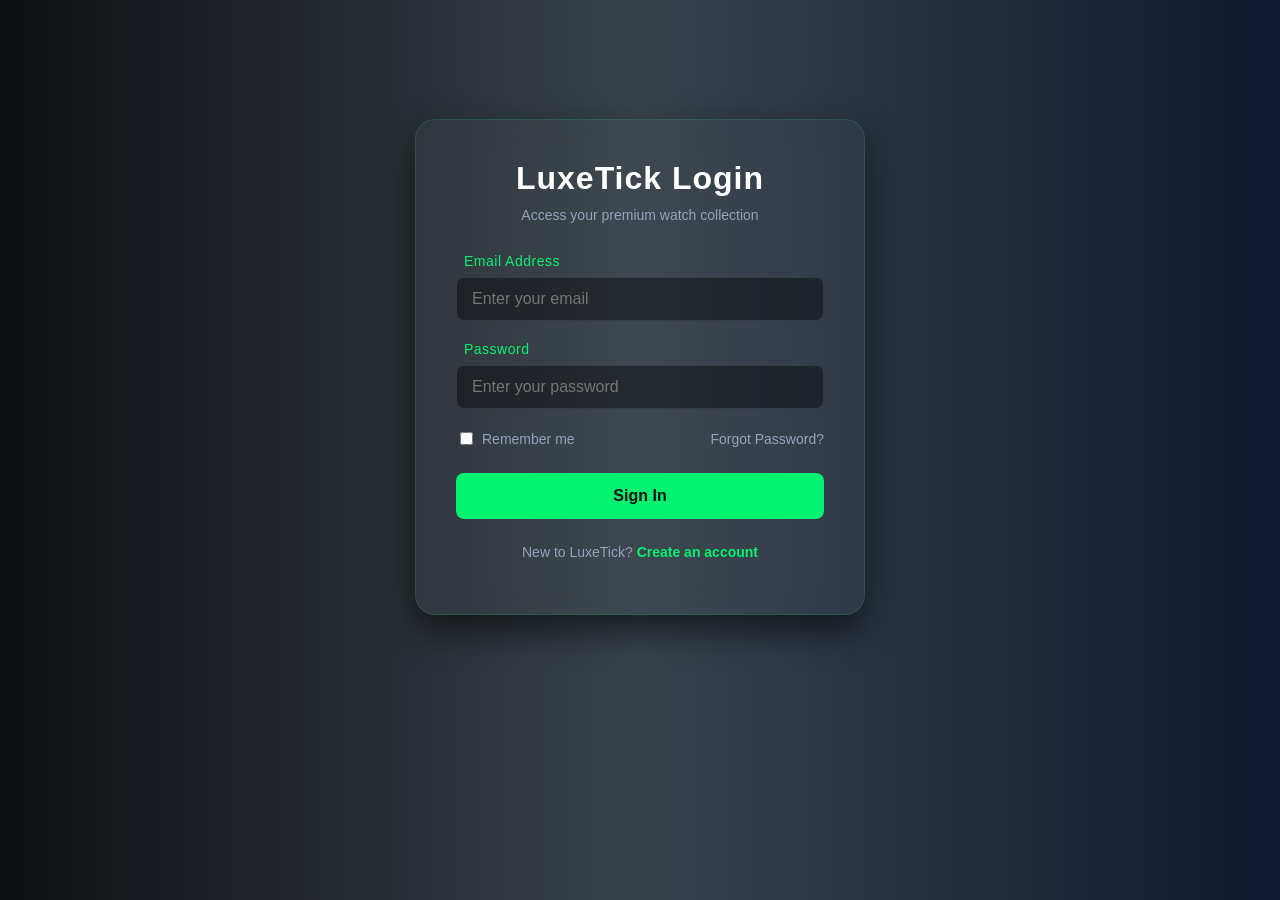
<file: login.html>
<html>
    <head>
        <link rel="stylesheet" href="style.css">
    </head>
    <body>
        <div class="login-container">
    <form class="login-form">
        <h2>LuxeTick Login</h2>
        <p class="subtitle">Access your premium watch collection</p>
        
        <div class="input-group">
            <label for="email"><i class="fa fa-envelope"></i> Email Address</label>
            <input type="email" id="email" placeholder="Enter your email" required>
        </div>
        
        <div class="input-group">
            <label for="password"><i class="fa fa-lock"></i> Password</label>
            <input type="password" id="password" placeholder="Enter your password" required>
        </div>
        
        <div class="form-actions">
            <label class="remember-me">
                <input type="checkbox"> Remember me
            </label>
            <a href="#" class="forgot-pass">Forgot Password?</a>
        </div>
        
        <button type="submit" class="login-btn">Sign In</button>
        
        <p class="register-link">New to LuxeTick? <a href="#">Create an account</a></p>
    </form>
</div>

<script src="script.js"></script>
    </body>
</html>
</file>
<file: style.css>
body {
    background-color: rgb(61, 161, 232); 
    background: linear-gradient(90deg, #0e0f12, #39424b, #0e192f);
    font-family: Arial, Helvetica, sans-serif;
    margin: 0;
    padding: 0;
    overflow-x: hidden; 
}

.hero-section {
    position: relative;
    height: 90vh; /* Keeps the hero section at 90% of the viewport height */
    width: 100%;
    overflow: hidden; /* Prevents unwanted horizontal or vertical scrolling */
}

.navbar {
    position: absolute;
    top: 0;
    left: 0;
    width: 100%;
    display: flex;
    justify-content: space-between;
    align-items: center;
    padding: 20px 50px;
    box-sizing: border-box;
    z-index: 10; 
}

.navbar .logo {
    color: #05f270;
    cursor: pointer;
    margin: 0;
    font-size: 32px;
    transition: color 0.3s;
}

.navbar .logo:hover {
    color: aqua;
}

.navbar .nav-links {
    display: flex;
    gap: 30px;
    list-style: none;
    margin: 0;
    padding: 0;
}

.navbar .nav-links li {
    font-size: 18px;
    display: flex;
    align-items: center;
    gap: 8px; 
    color: white;
}

.navbar .nav-links a {
    text-decoration: none;
    color: white;
    transition: color 0.3s;
}

.navbar .nav-links a:hover {
    color: #05f270;
}

/* --- RESPONSIVE SLIDER FIXES --- */

.slider-container {
    width: 100%;
    height: 100%; /* Changed from 111% to match the parent container perfectly */
    overflow: hidden;
    position: relative;
}

.slider {
    display: flex;
    width: 100%;
    height: 100%; /* Changed from 90% to match container */
    transition: transform 0.5s ease-in-out;
}

.slide {
    width: 100%;
    height: 100%; /* Changed from 111% to match the slider track */
    object-fit: cover; /* Keeps images perfectly cropped without distortion */
    flex-shrink: 0;
}

.buttons {
    position: absolute;
    top: 50%;
    width: 100%;
    display: flex;
    justify-content: space-between;
    transform: translateY(-50%);
    box-sizing: border-box;
    padding: 0 20px;
    z-index: 5;
}

.buttons button {
    background: rgba(0, 0, 0, 0.5);
    color: white;
    border: none;
    padding: 15px 20px;
    font-size: 25px;
    cursor: pointer;
    transition: 0.3s;
}

.buttons button:hover {
    background: rgba(0, 0, 0, 0.8);
}

/* --- RESPONSIVE HERO CONTENT FIXES --- */

.hero-content {
    position: absolute;
    top: 50%; 
    left: 10%; /* Positions the content box near the left edge instead of the center */
    transform: translateY(-50%); /* Only centers vertically now, not horizontally */
    text-align: left; /* Aligns the text to the left */
    color: white;
    width: 40%; /* Restricts the width so text wraps nicely and stays on the left side */
    z-index: 4;
    pointer-events: none; 
}

.hero-content h2 {
    font-size: clamp(28px, 5vw, 50px); /* Keeps text responsive */
    margin: 0;
    background: white;
    -webkit-background-clip: text;
    -webkit-text-fill-color: transparent;
}

/* --- MOBILE ADJUSTMENT --- */
@media (max-width: 768px) {
    .hero-content {
        left: 5%; /* Brings text slightly closer to the edge on mobile */
        width: 80%; /* Gives the text more room to breathe on small screens */
    }
}

/* --- MEDIA QUERY FOR MOBILE DEVICES (Screens under 768px) --- */
@media (max-width: 768px) {
    .navbar {
        padding: 15px 20px; /* Reduces spacing on small screens */
    }

    .navbar .logo {
        font-size: 24px; /* Shrinks logo */
    }

    /* Optional: Hides regular nav links on mobile if you plan to build a hamburger menu */
    .navbar .nav-links {
        display: none; 
    }

    .buttons button {
        padding: 10px 15px; /* Makes navigation arrows smaller */
        font-size: 18px;
    }
}
.cards {
    display: flex;
    justify-content: center;
    gap: 70px;
    flex-wrap: wrap;
    margin: 50px auto;
    max-width: 1200px;
    width: 90%;
    border-radius: 20px;
    box-shadow: 5px 5px 5px 2px rgb(35, 62, 50);
    background-color: rgba(255, 255, 255, 0.05);
    padding: 30px;
    box-sizing: border-box; 
}

.card {
    position: relative;
    text-align: center;
    width: 220px; 
    box-sizing: border-box;
}

.card img {
    width: 180px;
    height: 180px;
    object-fit: contain;
    cursor: pointer;
    transition: transform 0.2s;
}

.card img:hover {
    transform: scale(1.1);
}

.card h2 {
    margin-top: 10px;
    color: white;
}

.card p {
    color: #1ce37f;
}

.heart-container {
    position: absolute;
    top: 15px;
    right: 15px;
    z-index: 2;
}

.card-heart {
    font-size: 20px;
    cursor: pointer;
    transition: transform 0.2s ease, color 0.2s ease;
}

.card-heart:hover {
    transform: scale(1.2);
}

@media screen and (max-width: 768px) {
    .cards {
        gap: 30px;
        margin: 30px auto; 
        padding: 20px;
    }

    .card {
        width: 180px; 
    }

    .card img {
        width: 150px;
        height: 150px;
    }

    .card h2 {
        font-size: 20px;
    }
}

@media screen and (max-width: 480px) {
    .cards {
        flex-direction: column;
        align-items: center;
        margin: 20px auto;
        gap: 25px;
        width: 95%; 
    }

    .card {
        width: 100%;
        max-width: 280px; 
    }

    .card img {
        width: 140px; 
        height: 140px;
    }

    .card h2 {
        font-size: 18px;
    }

    .card p {
        font-size: 14px;
    }
}


.poster-section {
    max-width: 1200px;
    margin: 80px auto;
    padding: 0 40px;
    box-sizing: border-box;
}

.poster-heading {
    text-align: center;
    margin-bottom: 40px;
}

.poster-heading h2 {
    color: white;
    font-size: 36px;
    margin: 0 0 10px 0;
    letter-spacing: 1px;
}

.poster-heading p {
    color: #94a3b8;
    font-size: 16px;
    margin: 0;
}

/* Asymmetric Mosaic Grid Mechanics */
.poster-grid {
    display: grid;
    grid-template-columns: repeat(3, 1fr);
    grid-auto-rows: 260px;
    gap: 20px;
    grid-template-areas: 
        "tall top-square wide"
        "tall bottom-square wide";
}

.poster-item {
    position: relative;
    overflow: hidden;
    border-radius: 16px;
    border: 1px solid rgba(255, 255, 255, 0.05);
    background: rgba(0, 0, 0, 0.2);
}

/* Area Assignment Mapping */
.tall-featured {
    grid-area: tall;
}

.small-square-top {
    grid-area: top-square;
}

.small-square-bottom {
    grid-area: bottom-square;
}

.wide-rectangle {
    grid-area: wide;
}

/* Image behavior inside asymmetrical frames */
.poster-item img {
    width: 100%;
    height: 100%;
    object-fit: cover;
    display: block;
    transition: transform 0.6s cubic-bezier(0.25, 1, 0.5, 1);
}

/* Interactive Hover States */
.poster-item:hover img {
    transform: scale(1.06);
}

.poster-item::after {
    content: '';
    position: absolute;
    inset: 0;
    border: 1px solid transparent;
    border-radius: 16px;
    pointer-events: none;
    transition: border-color 0.3s ease;
}

.poster-item:hover::after {
    border-color: #05f270;
}

/* Typography Overlays */
.poster-overlay {
    position: absolute;
    inset: 0;
    background: linear-gradient(to top, rgba(14, 15, 18, 0.8) 0%, rgba(14, 15, 18, 0) 60%);
    display: flex;
    align-items: flex-end;
    padding: 25px;
    box-sizing: border-box;
}

.poster-overlay span {
    color: white;
    font-size: 18px;
    font-weight: bold;
    letter-spacing: 0.5px;
    transition: color 0.3s ease;
}

.poster-item:hover .poster-overlay span {
    color: #05f270;
}

/* Clean Responsive Stacking Configuration for Tablet / Mobile viewports */
@media (max-width: 900px) {
    .poster-grid {
        grid-template-columns: repeat(2, 1fr);
        grid-auto-rows: 280px;
        grid-template-areas:
            "tall top-square"
            "tall bottom-square"
            "wide wide";
    }
}

@media (max-width: 600px) {
    .poster-grid {
        display: flex;
        flex-direction: column;
        gap: 15px;
    }
    
    .poster-item {
        height: 300px;
    }
}


.login-container {
    display: flex;
    justify-content: center;
    align-items: center;
    padding: 60px 20px;
    min-height: 70vh;
}

.login-form {
    background: rgba(255, 255, 255, 0.03);
    backdrop-filter: blur(12px);
    -webkit-backdrop-filter: blur(12px);
    border: 1px solid rgba(5, 242, 112, 0.15);
    padding: 40px;
    border-radius: 20px;
    width: 100%;
    max-width: 450px;
    box-shadow: 0 15px 35px rgba(0, 0, 0, 0.6), 0 0 15px rgba(5, 242, 112, 0.05);
    box-sizing: border-box;
}

.login-form h2 {
    color: white;
    text-align: center;
    margin: 0 0 10px 0;
    font-size: 32px;
    letter-spacing: 1px;
}

.login-form .subtitle {
    color: #94a3b8;
    text-align: center;
    margin: 0 0 30px 0;
    font-size: 14px;
}

.input-group {
    margin-bottom: 20px;
    display: flex;
    flex-direction: column;
    gap: 8px;
}

.input-group label {
    color: #05f270;
    font-size: 14px;
    display: flex;
    align-items: center;
    gap: 8px;
    letter-spacing: 0.5px;
}

.input-group input {
    background: rgba(0, 0, 0, 0.4);
    border: 1px solid rgba(255, 255, 255, 0.1);
    padding: 12px 15px;
    border-radius: 8px;
    color: white;
    font-size: 16px;
    outline: none;
    transition: border-color 0.3s, box-shadow 0.3s;
}

.input-group input:focus {
    border-color: #05f270;
    box-shadow: 0 0 10px rgba(5, 242, 112, 0.2);
}

.form-actions {
    display: flex;
    justify-content: space-between;
    align-items: center;
    margin-bottom: 25px;
    font-size: 14px;
}

.remember-me {
    color: #94a3b8;
    cursor: pointer;
    display: flex;
    align-items: center;
    gap: 6px;
}

.remember-me input {
    cursor: pointer;
    accent-color: #05f270;
}

.forgot-pass {
    color: #94a3b8;
    text-decoration: none;
    transition: color 0.3s;
}

.forgot-pass:hover {
    color: #05f270;
}

.login-btn {
    width: 100%;
    background: #05f270;
    border: none;
    padding: 14px;
    border-radius: 8px;
    color: #0e0f12;
    font-size: 16px;
    font-weight: bold;
    cursor: pointer;
    transition: transform 0.2s, box-shadow 0.3s, background-color 0.3s;
}

.login-btn:hover {
    transform: translateY(-2px);
    background: #04d964;
    box-shadow: 0 5px 20px rgba(5, 242, 112, 0.4);
}

.login-btn:active {
    transform: translateY(0);
}

.register-link {
    text-align: center;
    color: #94a3b8;
    margin-top: 25px;
    font-size: 14px;
}

.register-link a {
    color: #05f270;
    text-decoration: none;
    font-weight: bold;
    transition: text-decoration 0.2s;
}

.register-link a:hover {
    text-decoration: underline;
}



.site-footer {
    background: #090b0e;
    border-top: 1px solid rgba(5, 242, 112, 0.15);
    color: #94a3b8;
    padding: 60px 0 20px 0;
    margin-top: 80px;
    font-size: 14px;
}

.footer-container {
    max-width: 1200px;
    margin: 0 auto;
    padding: 0 40px;
    display: grid;
    grid-template-columns: 2fr 1fr 1fr 2fr;
    gap: 40px;
}

.footer-brand .footer-logo {
    color: white;
    font-size: 30px;
    margin: 0 0 15px 0;
    letter-spacing: 1px;
}

.footer-brand p {
    line-height: 1.6;
    margin-bottom: 20px;
}

.footer-socials {
    display: flex;
    gap: 15px;
}

.footer-socials a {
    width: 38px;
    height: 38px;
    background: rgba(255, 255, 255, 0.03);
    border: 1px solid rgba(255, 255, 255, 0.1);
    color: white;
    border-radius: 50%;
    display: flex;
    justify-content: center;
    align-items: center;
    text-decoration: none;
    font-size: 16px;
    transition: all 0.3s ease;
}

.footer-socials a:hover {
    color: #0e0f12;
    background: #05f270;
    border-color: #05f270;
    transform: translateY(-3px);
    box-shadow: 0 5px 10px rgba(5, 242, 112, 0.3);
}

.footer-links h3,
.footer-newsletter h3 {
    color: white;
    font-size: 18px;
    margin: 0 0 20px 0;
    position: relative;
    padding-bottom: 8px;
}

.footer-links h3::after {
    content: '';
    position: absolute;
    left: 0;
    bottom: 0;
    width: 30px;
    height: 2px;
    background: #05f270;
}

.footer-links ul {
    list-style: none;
    padding: 0;
    margin: 0;
}

.footer-links ul li {
    margin-bottom: 12px;
}

.footer-links ul li a {
    color: #94a3b8;
    text-decoration: none;
    transition: all 0.2s ease;
    display: inline-block;
}

.footer-links ul li a:hover {
    color: #05f270;
    transform: translateX(5px);
}

.footer-newsletter p {
    line-height: 1.6;
    margin-bottom: 20px;
}

.newsletter-form {
    display: flex;
    gap: 10px;
}

.newsletter-form input {
    flex: 1;
    background: rgba(0, 0, 0, 0.4);
    border: 1px solid rgba(255, 255, 255, 0.1);
    padding: 12px 15px;
    border-radius: 8px;
    color: white;
    font-size: 14px;
    outline: none;
    transition: border-color 0.3s;
}

.newsletter-form input:focus {
    border-color: #05f270;
}

.newsletter-form button {
    background: #05f270;
    border: none;
    color: #0e0f12;
    padding: 0 22px;
    border-radius: 8px;
    font-weight: bold;
    cursor: pointer;
    font-size: 14px;
    transition: all 0.3s ease;
}

.newsletter-form button:hover {
    background: #04d964;
    box-shadow: 0 0 15px rgba(5, 242, 112, 0.4);
}

.footer-bottom {
    max-width: 1200px;
    margin: 40px auto 0 auto;
    padding: 20px 40px 0 40px;
    border-top: 1px solid rgba(255, 255, 255, 0.05);
    text-align: center;
    font-size: 13px;
}

@media (max-width: 900px) {
    .footer-container {
        grid-template-columns: 1fr 1fr;
    }
}

@media (max-width: 500px) {
    .footer-container {
        grid-template-columns: 1fr;
    }
    .newsletter-form {
        flex-direction: column;
    }
    .newsletter-form button {
        padding: 12px;
    }
}
</file>
